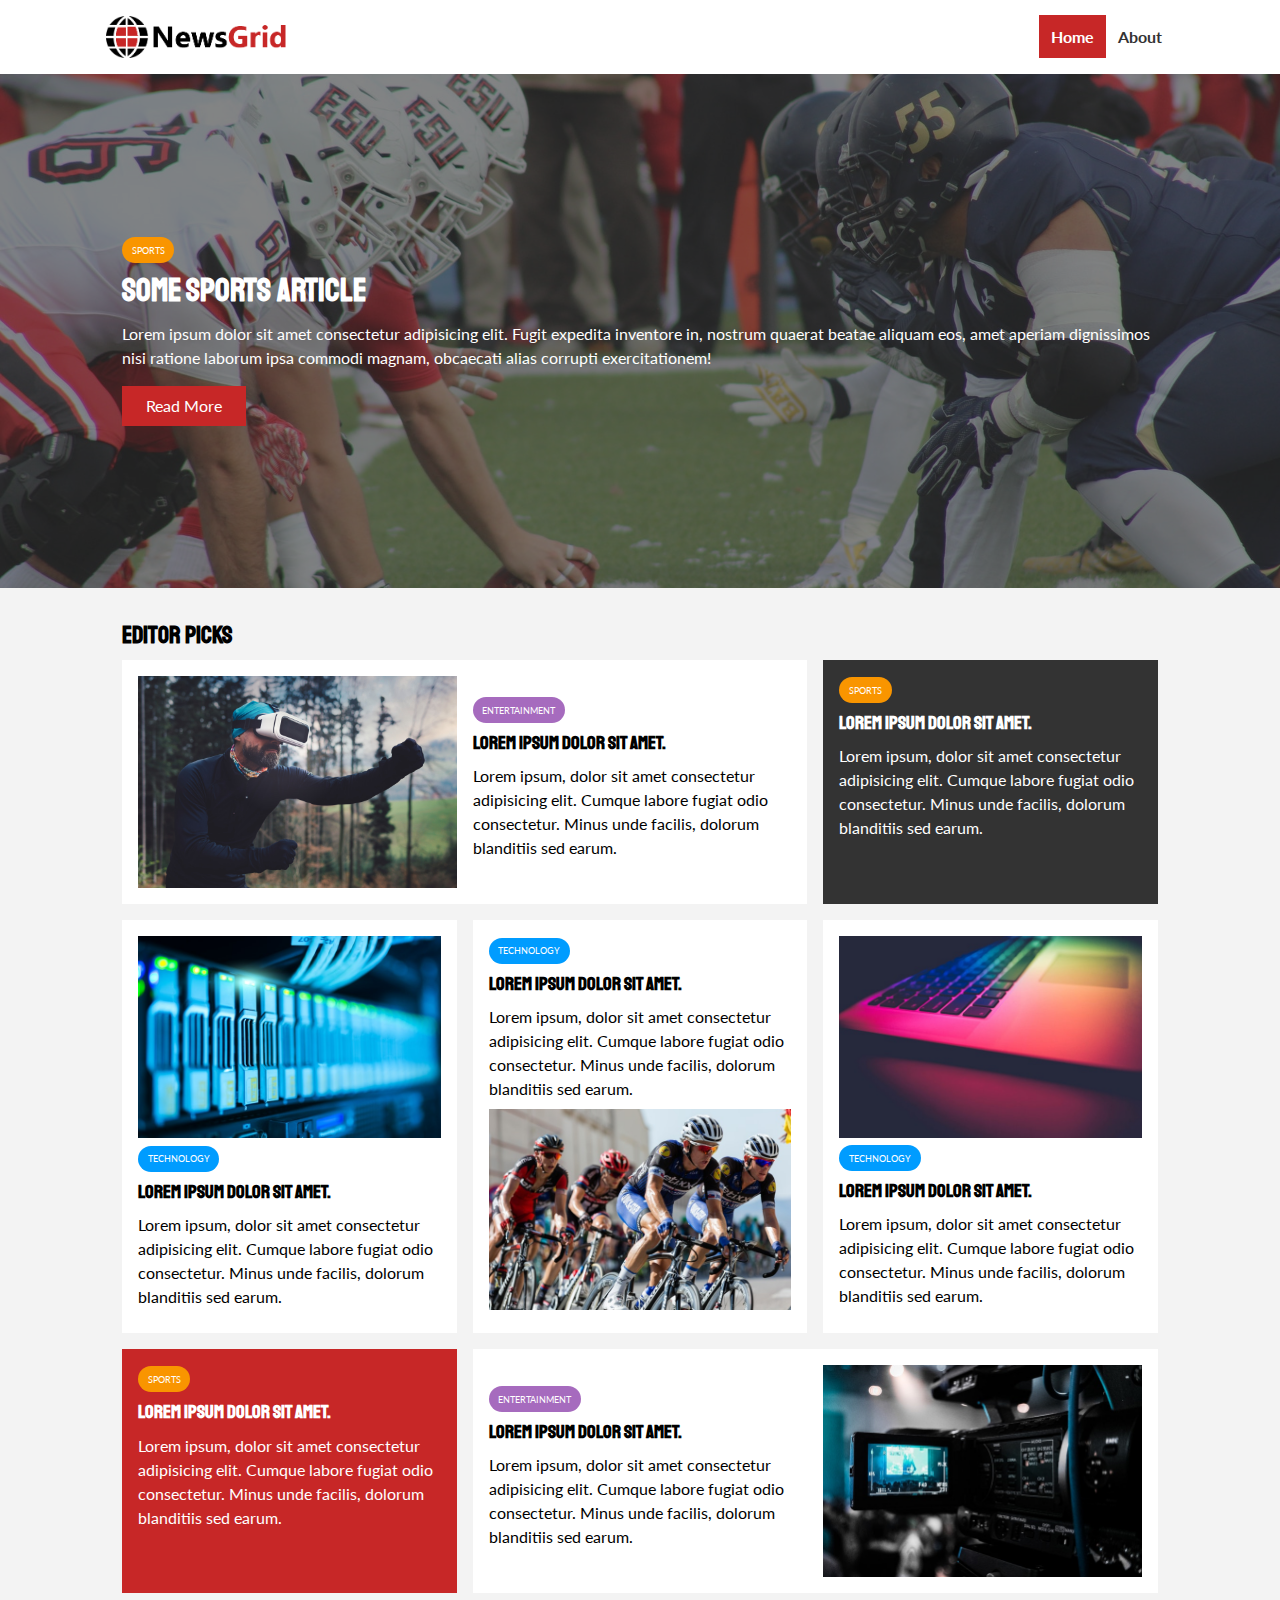
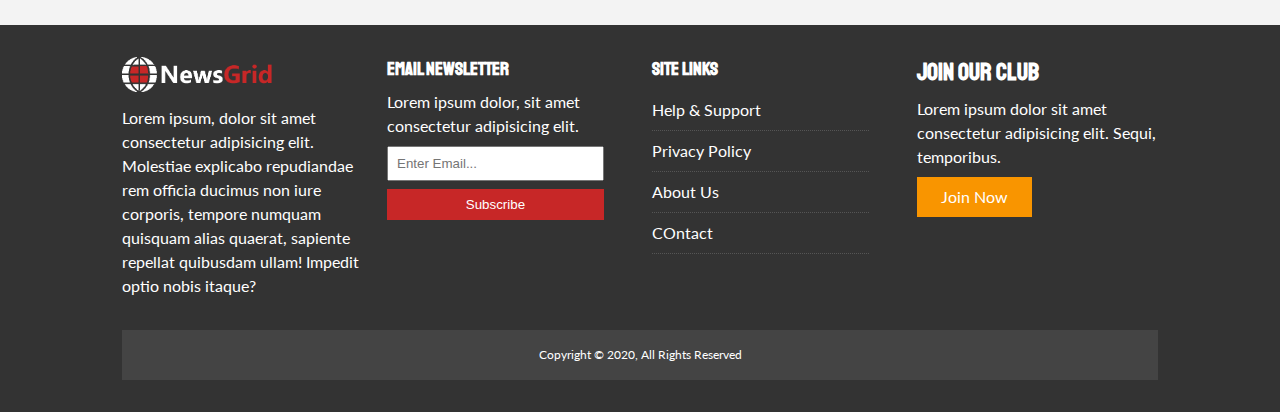
<file: index.html>
<!DOCTYPE html>
<html lang="en">
<head>
    <meta charset="UTF-8">
    <meta name="viewport" content="width=device-width, initial-scale=1.0">
    <link rel="stylesheet" href="https://cdnjs.cloudflare.com/ajax/libs/font-awesome/5.15.1/css/all.min.css" integrity="sha512-+4zCK9k+qNFUR5X+cKL9EIR+ZOhtIloNl9GIKS57V1MyNsYpYcUrUeQc9vNfzsWfV28IaLL3i96P9sdNyeRssA==" crossorigin="anonymous" />
    <link rel="preconnect" href="https://fonts.gstatic.com">
<link href="https://fonts.googleapis.com/css2?family=Lato:ital,wght@0,100;0,300;0,400;0,700;0,900;1,100;1,300;1,400;1,700;1,900&family=Staatliches&display=swap" rel="stylesheet">

    <link rel="stylesheet" href="css/style.css">
    <link rel="stylesheet" media="screen and (max-width: 768px)" href="css/mobile.css">
    <link rel="shortcut icon" type="image/x-icon" href="favicon.ico">

    <title>NepalKhabar | Latest News</title>
</head>
<body>
    <nav id="main-nav">
        <div class="container">
            <img src="img/logo.png" alt="NepalKhabar" class="logo">
            <div class="social">
                <a href="http://facebook.com" target="_blank"><i class="fab fa-facebook fa-2x"></i></a>

                <a href="http://twitter.com" target="_blank"><i class="fab fa-twitter fa-2x"></i></a>

                <a href="http://instagram.com" target="_blank"><i class="fab fa-instagram fa-2x"></i></a>

                <a href="http://youtube.com" target="_blank"><i class="fab fa-youtube fa-2x"></i></a>
            </div>
            <ul>
                <li><a href="index.html" class="current">Home</a></li>
                <li><a href="about.html">About</a></li>
            </ul>
        </div>
    </nav>

    <!--showcase-->
    <header id="showcase">
        <div class="container">
            <div class="showcase-container">
                <div class="showcase-content">
                    <div class="category category-sports">Sports</div>
                    <h1>Some Sports Article</h1>
                    <p>Lorem ipsum dolor sit amet consectetur adipisicing elit. Fugit expedita inventore in, nostrum quaerat beatae aliquam eos, amet aperiam dignissimos nisi ratione laborum ipsa commodi magnam, obcaecati alias corrupti exercitationem!</p>
                    <a href="article.html" class="btn btn-primary">Read More</a>
                </div>
            </div>
        </div>
    </header>

    <!--home articles-->
    <section id="home-articles" class="py-2">
        <div class="container">
        <h2>Editor Picks</h2>
        <div class="articles-container">
            <article class="card">
                <img src="img/articles/ent1.jpg" alt="">
                <div>
                    <div class="category category-ent">Entertainment</div>
                    <h3 href="article.html">Lorem ipsum dolor sit amet.</h3>
                    <p>Lorem ipsum, dolor sit amet consectetur adipisicing elit. Cumque labore fugiat odio consectetur. Minus unde facilis, dolorum blanditiis sed earum.</p>
                </div>
            </article> 

            <article class="card bg-dark">
                    <div class="category category-sports">Sports</div>
                    <h3 href="article.html">Lorem ipsum dolor sit amet.</h3>
                    <p>Lorem ipsum, dolor sit amet consectetur adipisicing elit. Cumque labore fugiat odio consectetur. Minus unde facilis, dolorum blanditiis sed earum.</p>
            </article> 

            <article class="card">
                <img src="img/articles/tech1.jpg" alt="">
                <div class="category category-tech">Technology</div>
                <h3 href="article.html">Lorem ipsum dolor sit amet.</h3>
                <p>Lorem ipsum, dolor sit amet consectetur adipisicing elit. Cumque labore fugiat odio consectetur. Minus unde facilis, dolorum blanditiis sed earum.</p>
        </article> 

        <article class="card">
            <div class="category category-tech">Technology</div>
            <h3 href="article.html">Lorem ipsum dolor sit amet.</h3>
            <p>Lorem ipsum, dolor sit amet consectetur adipisicing elit. Cumque labore fugiat odio consectetur. Minus unde facilis, dolorum blanditiis sed earum.</p>
            <img src="img/articles/sports1.jpg" alt="">
    </article> 

    <article class="card">
        <img src="img/articles/tech2.jpg" alt="">
        <div class="category category-tech">Technology</div>
        <h3 href="article.html">Lorem ipsum dolor sit amet.</h3>
        <p>Lorem ipsum, dolor sit amet consectetur adipisicing elit. Cumque labore fugiat odio consectetur. Minus unde facilis, dolorum blanditiis sed earum.</p>
</article> 

<article class="card bg-primary">
                
    <div class="category category-sports">Sports</div>
    <h3 href="article.html">Lorem ipsum dolor sit amet.</h3>
    <p>Lorem ipsum, dolor sit amet consectetur adipisicing elit. Cumque labore fugiat odio consectetur. Minus unde facilis, dolorum blanditiis sed earum.</p>
</article> 

<article class="card">
    <div>
        <div class="category category-ent">Entertainment</div>
        <h3 href="article.html">Lorem ipsum dolor sit amet.</h3>
        <p>Lorem ipsum, dolor sit amet consectetur adipisicing elit. Cumque labore fugiat odio consectetur. Minus unde facilis, dolorum blanditiis sed earum.</p>
    </div>
    <img src="img/articles/ent2.jpg" alt="">
</article> 
        </div>
    </div>
    </section>

    <!--footer-->
    <footer id="main-footer" class="py-2">
        <div class="container footer-container">
            <div>
                <img src="img/logo_light.png" alt="NepalKhabar">
                <p>Lorem ipsum, dolor sit amet consectetur adipisicing elit. Molestiae explicabo repudiandae rem officia ducimus non iure corporis, tempore numquam quisquam alias quaerat, sapiente repellat quibusdam ullam! Impedit optio nobis itaque?</p>
            </div>

            <div>
                <h3>Email Newsletter</h3>
                <p>Lorem ipsum dolor, sit amet consectetur adipisicing elit.</p>
                <form action="#">
                    <input type="email" placeholder="Enter Email...">
                    <input type="submit" value="Subscribe" class="btn btn-primary">
                </form>
            </div>

            <div>
                <h3>Site Links</h3>
                <ul class="list">
                    <li><a href="#">Help & Support</a></li>
                    <li><a href="#">Privacy Policy</a></li>
                    <li><a href="#">About Us</a></li>
                    <li><a href="#">COntact</a></li>
                </ul>
            </div>

            <div>
                <h2>Join Our Club</h2>
                <p>Lorem ipsum dolor sit amet consectetur adipisicing elit. Sequi, temporibus.</p>
                <a href="#" class="btn btn-secondary">Join Now</a>
            </div>
            <div>
                <p>Copyright &copy 2020, All Rights Reserved</p>
            </div>
        </div>
    </footer>
</body>
</html>
</file>
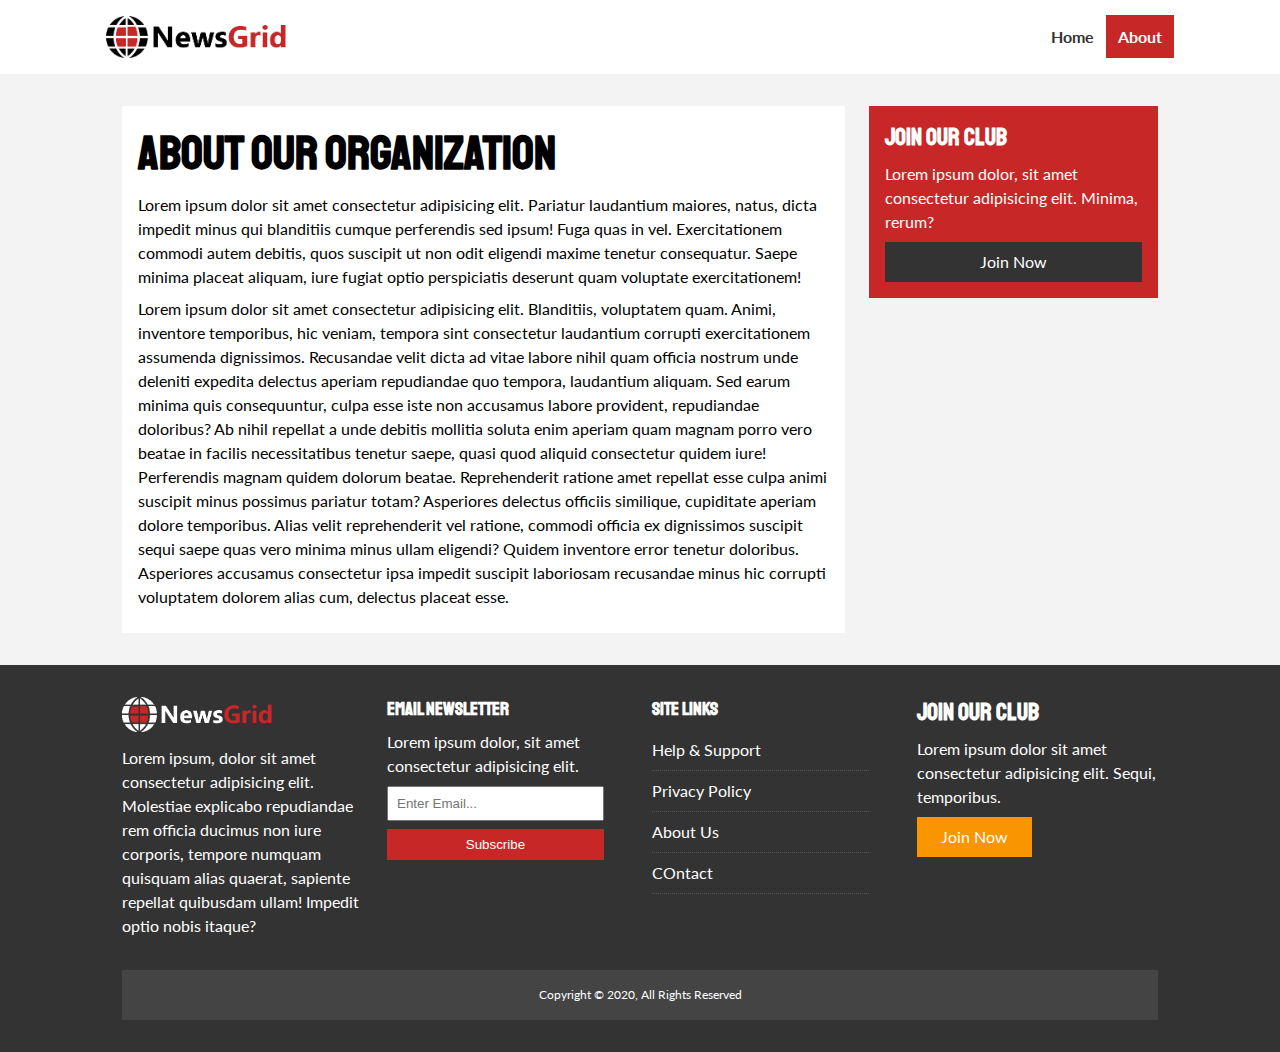
<file: about.html>
<!DOCTYPE html>
<html lang="en">
<head>
    <meta charset="UTF-8">
    <meta name="viewport" content="width=device-width, initial-scale=1.0">
    <link rel="stylesheet" href="https://cdnjs.cloudflare.com/ajax/libs/font-awesome/5.15.1/css/all.min.css" integrity="sha512-+4zCK9k+qNFUR5X+cKL9EIR+ZOhtIloNl9GIKS57V1MyNsYpYcUrUeQc9vNfzsWfV28IaLL3i96P9sdNyeRssA==" crossorigin="anonymous" />
    <link rel="preconnect" href="https://fonts.gstatic.com">
<link href="https://fonts.googleapis.com/css2?family=Lato:ital,wght@0,100;0,300;0,400;0,700;0,900;1,100;1,300;1,400;1,700;1,900&family=Staatliches&display=swap" rel="stylesheet">

    <link rel="stylesheet" href="css/style.css">
    <link rel="stylesheet" media="screen and (max-width: 768px)" href="css/mobile.css">
    <link rel="shortcut icon" type="image/x-icon" href="favicon.ico">

    <title>NepalKhabar | About</title>
</head>
<body>
    <nav id="main-nav">
        <div class="container">
            <img src="img/logo.png" alt="NepalKhabar" class="logo">
            <div class="social">
                <a href="http://facebook.com" target="_blank"><i class="fab fa-facebook fa-2x"></i></a>

                <a href="http://twitter.com" target="_blank"><i class="fab fa-twitter fa-2x"></i></a>

                <a href="http://instagram.com" target="_blank"><i class="fab fa-instagram fa-2x"></i></a>

                <a href="http://youtube.com" target="_blank"><i class="fab fa-youtube fa-2x"></i></a>
            </div>
            <ul>
                <li><a href="index.html" >Home</a></li>
                <li><a href="about.html" class="current">About</a></li>
            </ul>
        </div>
    </nav>

    <section id="about">
        <div class="container">
            <div class="page-container">
                <article class="card">
                    <h1 class="l-heading">About Our Organization</h1>
                    <p>Lorem ipsum dolor sit amet consectetur adipisicing elit. Pariatur laudantium maiores, natus, dicta impedit minus qui blanditiis cumque perferendis sed ipsum! Fuga quas in vel. Exercitationem commodi autem debitis, quos suscipit ut non odit eligendi maxime tenetur consequatur. Saepe minima placeat aliquam, iure fugiat optio perspiciatis deserunt quam voluptate exercitationem!</p>
                    <p>Lorem ipsum dolor sit amet consectetur adipisicing elit. Blanditiis, voluptatem quam. Animi, inventore temporibus, hic veniam, tempora sint consectetur laudantium corrupti exercitationem assumenda dignissimos. Recusandae velit dicta ad vitae labore nihil quam officia nostrum unde deleniti expedita delectus aperiam repudiandae quo tempora, laudantium aliquam. Sed earum minima quis consequuntur, culpa esse iste non accusamus labore provident, repudiandae doloribus? Ab nihil repellat a unde debitis mollitia soluta enim aperiam quam magnam porro vero beatae in facilis necessitatibus tenetur saepe, quasi quod aliquid consectetur quidem iure! Perferendis magnam quidem dolorum beatae. Reprehenderit ratione amet repellat esse culpa animi suscipit minus possimus pariatur totam? Asperiores delectus officiis similique, cupiditate aperiam dolore temporibus. Alias velit reprehenderit vel ratione, commodi officia ex dignissimos suscipit sequi saepe quas vero minima minus ullam eligendi? Quidem inventore error tenetur doloribus. Asperiores accusamus consectetur ipsa impedit suscipit laboriosam recusandae minus hic corrupti voluptatem dolorem alias cum, delectus placeat esse.</p>
                </article>
                <aside class="card bg-primary"><h2>Join Our Club</h2>
                <p>Lorem ipsum dolor, sit amet consectetur adipisicing elit. Minima, rerum?</p>
                <a href="#" class="btn btn-dark btn-block">Join Now</a>
                </aside>
            </div>
        </div>
    </section>

    <!--footer-->
    <footer id="main-footer" class="py-2">
        <div class="container footer-container">
            <div>
                <img src="img/logo_light.png" alt="NepalKhabar">
                <p>Lorem ipsum, dolor sit amet consectetur adipisicing elit. Molestiae explicabo repudiandae rem officia ducimus non iure corporis, tempore numquam quisquam alias quaerat, sapiente repellat quibusdam ullam! Impedit optio nobis itaque?</p>
            </div>

            <div>
                <h3>Email Newsletter</h3>
                <p>Lorem ipsum dolor, sit amet consectetur adipisicing elit.</p>
                <form action="#">
                    <input type="email" placeholder="Enter Email...">
                    <input type="submit" value="Subscribe" class="btn btn-primary">
                </form>
            </div>

            <div>
                <h3>Site Links</h3>
                <ul class="list">
                    <li><a href="#">Help & Support</a></li>
                    <li><a href="#">Privacy Policy</a></li>
                    <li><a href="#">About Us</a></li>
                    <li><a href="#">COntact</a></li>
                </ul>
            </div>

            <div>
                <h2>Join Our Club</h2>
                <p>Lorem ipsum dolor sit amet consectetur adipisicing elit. Sequi, temporibus.</p>
                <a href="#" class="btn btn-secondary">Join Now</a>
            </div>
            <div>
                <p>Copyright &copy 2020, All Rights Reserved</p>
            </div>
        </div>
    </footer>
</body>
</html>
</file>
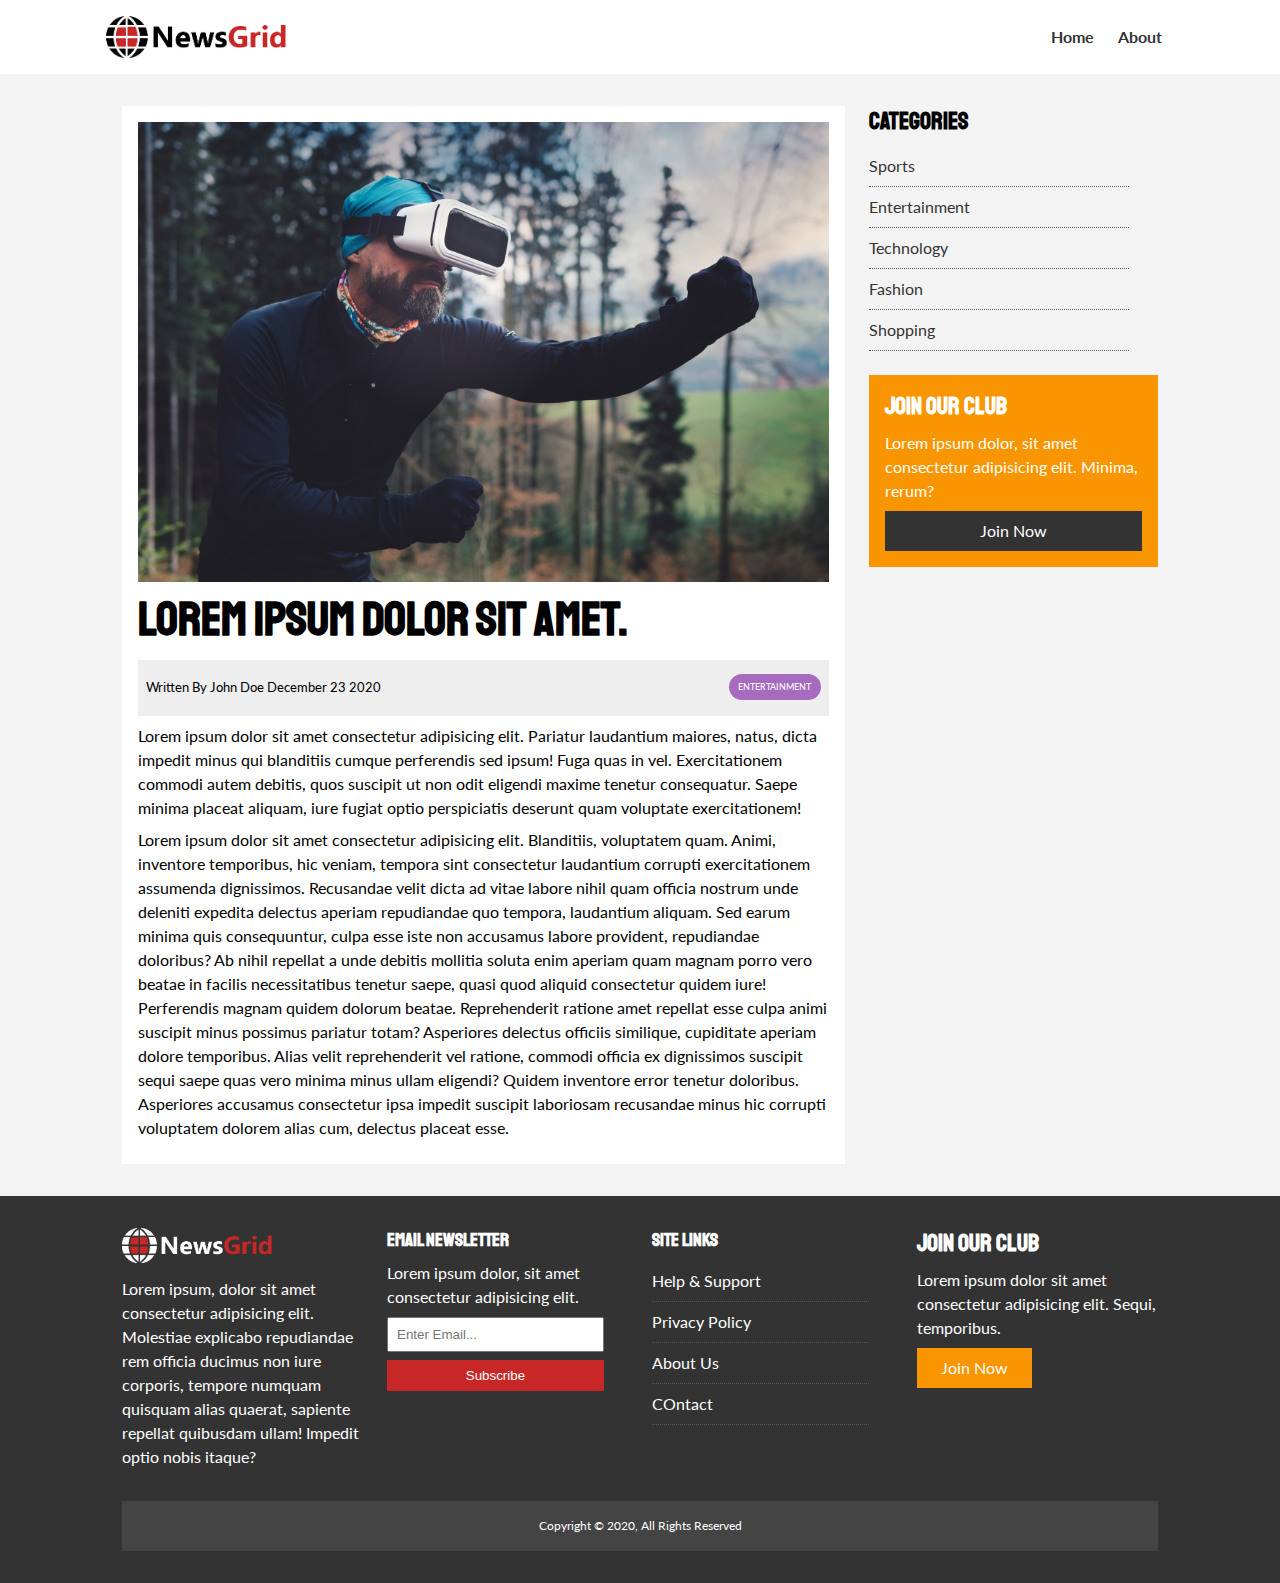
<file: article.html>
<!DOCTYPE html>
<html lang="en">
<head>
    <meta charset="UTF-8">
    <meta name="viewport" content="width=device-width, initial-scale=1.0">
    <link rel="stylesheet" href="https://cdnjs.cloudflare.com/ajax/libs/font-awesome/5.15.1/css/all.min.css" integrity="sha512-+4zCK9k+qNFUR5X+cKL9EIR+ZOhtIloNl9GIKS57V1MyNsYpYcUrUeQc9vNfzsWfV28IaLL3i96P9sdNyeRssA==" crossorigin="anonymous" />
    <link rel="preconnect" href="https://fonts.gstatic.com">
<link href="https://fonts.googleapis.com/css2?family=Lato:ital,wght@0,100;0,300;0,400;0,700;0,900;1,100;1,300;1,400;1,700;1,900&family=Staatliches&display=swap" rel="stylesheet">

    <link rel="stylesheet" href="css/style.css">
    <link rel="stylesheet" media="screen and (max-width: 768px)" href="css/mobile.css">
    <link rel="shortcut icon" type="image/x-icon" href="favicon.ico">

    <title>NepalKhabar | Latest News</title>
</head>
<body>
    <nav id="main-nav">
        <div class="container">
            <img src="img/logo.png" alt="NepalKhabar" class="logo">
            <div class="social">
                <a href="http://facebook.com" target="_blank"><i class="fab fa-facebook fa-2x"></i></a>

                <a href="http://twitter.com" target="_blank"><i class="fab fa-twitter fa-2x"></i></a>

                <a href="http://instagram.com" target="_blank"><i class="fab fa-instagram fa-2x"></i></a>

                <a href="http://youtube.com" target="_blank"><i class="fab fa-youtube fa-2x"></i></a>
            </div>
            <ul>
                <li><a href="index.html" >Home</a></li>
                <li><a href="about.html" >About</a></li>
            </ul>
        </div>
    </nav>

    <section id="article">
        <div class="container">
            <div class="page-container">
                <article class="card">
                    <img src="img/articles/ent1.jpg" alt="">
                    <h1 class="l-heading">Lorem ipsum dolor sit amet.</h1>
                    <div class="meta">
                        <small>
                            <i class="fas fa-user"></i>
                            Written By John Doe December 23 2020
                        </small>
                        <div class="category category-ent">Entertainment</div>
                    </div>
                    <p>Lorem ipsum dolor sit amet consectetur adipisicing elit. Pariatur laudantium maiores, natus, dicta impedit minus qui blanditiis cumque perferendis sed ipsum! Fuga quas in vel. Exercitationem commodi autem debitis, quos suscipit ut non odit eligendi maxime tenetur consequatur. Saepe minima placeat aliquam, iure fugiat optio perspiciatis deserunt quam voluptate exercitationem!</p>
                    <p>Lorem ipsum dolor sit amet consectetur adipisicing elit. Blanditiis, voluptatem quam. Animi, inventore temporibus, hic veniam, tempora sint consectetur laudantium corrupti exercitationem assumenda dignissimos. Recusandae velit dicta ad vitae labore nihil quam officia nostrum unde deleniti expedita delectus aperiam repudiandae quo tempora, laudantium aliquam. Sed earum minima quis consequuntur, culpa esse iste non accusamus labore provident, repudiandae doloribus? Ab nihil repellat a unde debitis mollitia soluta enim aperiam quam magnam porro vero beatae in facilis necessitatibus tenetur saepe, quasi quod aliquid consectetur quidem iure! Perferendis magnam quidem dolorum beatae. Reprehenderit ratione amet repellat esse culpa animi suscipit minus possimus pariatur totam? Asperiores delectus officiis similique, cupiditate aperiam dolore temporibus. Alias velit reprehenderit vel ratione, commodi officia ex dignissimos suscipit sequi saepe quas vero minima minus ullam eligendi? Quidem inventore error tenetur doloribus. Asperiores accusamus consectetur ipsa impedit suscipit laboriosam recusandae minus hic corrupti voluptatem dolorem alias cum, delectus placeat esse.</p>
                </article>

                <aside id="categories" class="class">
                    <h2>Categories</h2>
                    <ul class="list">
                        <li><a href="#"><i class="fas fa-chevron-right"></i> Sports</a></li>
                        <li><a href="#"><i class="fas fa-chevron-right"></i> Entertainment</a></li>
                        <li><a href="#"><i class="fas fa-chevron-right"></i> Technology</a></li>
                        <li><a href="#"><i class="fas fa-chevron-right"></i> Fashion</a></li>
                        <li><a href="#"><i class="fas fa-chevron-right"></i> Shopping</a></li>
                    </ul>
                </aside>

                <aside class="card bg-secondary"><h2>Join Our Club</h2>
                <p>Lorem ipsum dolor, sit amet consectetur adipisicing elit. Minima, rerum?</p>
                <a href="#" class="btn btn-dark btn-block">Join Now</a>
                </aside>
            </div>
        </div>
    </section>

    <!--footer-->
    <footer id="main-footer" class="py-2">
        <div class="container footer-container">
            <div>
                <img src="img/logo_light.png" alt="NepalKhabar">
                <p>Lorem ipsum, dolor sit amet consectetur adipisicing elit. Molestiae explicabo repudiandae rem officia ducimus non iure corporis, tempore numquam quisquam alias quaerat, sapiente repellat quibusdam ullam! Impedit optio nobis itaque?</p>
            </div>

            <div>
                <h3>Email Newsletter</h3>
                <p>Lorem ipsum dolor, sit amet consectetur adipisicing elit.</p>
                <form action="#">
                    <input type="email" placeholder="Enter Email...">
                    <input type="submit" value="Subscribe" class="btn btn-primary">
                </form>
            </div>

            <div>
                <h3>Site Links</h3>
                <ul class="list">
                    <li><a href="#">Help & Support</a></li>
                    <li><a href="#">Privacy Policy</a></li>
                    <li><a href="#">About Us</a></li>
                    <li><a href="#">COntact</a></li>
                </ul>
            </div>

            <div>
                <h2>Join Our Club</h2>
                <p>Lorem ipsum dolor sit amet consectetur adipisicing elit. Sequi, temporibus.</p>
                <a href="#" class="btn btn-secondary">Join Now</a>
            </div>
            <div>
                <p>Copyright &copy 2020, All Rights Reserved</p>
            </div>
        </div>
    </footer>
</body>
</html>
</file>
<file: css/style.css>
:root {
    --primary-color: #c72727;
    --secondary-color: #f99500;
    --light-color: #f3f3f3;
    --dark-color: #333;
    --max-width: 1100px;
}

.category {
    --sports-color: #f99500;
    --ent-color: #a66bbe;
    --tech-color: #009cff;
}

* {
    margin: 0;
    padding: 0;
    box-sizing: border-box;
}

body {
    font-family: 'Lato', sans-serif;
    line-height: 1.5;
    background: var(--light-color);
}

a {
    color: #333;
    text-decoration: none;
}

ul {
    list-style: none; 
}

p {
    margin: .5rem 0;
}

img {
    width: 100%;
}

h1, h2, h3, h4, h5, h6 {
    font-family: 'Staatliches', cursive;
    margin-bottom: .55rem;
    line-height: 1.3;
}

/*utility*/
.container {
    max-width: var(--max-width);
    margin: auto;
    padding: 0 2rem;
    overflow: hidden;
}

.category {
    display: inline-block;
    color: #fff;
    font-size: 0.55rem;
    text-transform: uppercase;
    padding: 0.4rem 0.6rem;
    border-radius: 15px;
    margin-bottom: 0.5rem;
}

.category-sports {
    background: var(--sports-color);
}

.category-ent {
    background: var(--ent-color);
}

.category-tech {
    background: var(--tech-color);
}

.btn {
    display: inline-block;
    border: none;
    background: var(--dark-color);
    color: #fff;
    padding: 0.5rem 1.5rem;
}

.btn-light {background: var(--light-color);}
.btn-primary {background: var(--primary-color);}
.btn-secondary {background: var(--secondary-color);}

.btn-block {
    display: block;
    width: 100%;
    text-align: center;
}

.btn:hover {
    opacity: 0.9;
}

.card {
    background: #fff;
    padding: 1rem;
}

.bg-dark {
    background: var(--dark-color);
    color: #fff;
}

.bg-primary {
    background: var(--primary-color);
    color: #fff;
}

.bg-secondary {
    background: var(--secondary-color);
    color: #fff;
}

.bg-dark h1,
.bg-dark h2,
.bg-dark h3,
.bg-dark a,
.bg-primary h1,
.bg-primary h2,
.bg-primary h3,
.bg-primary a,
.bg-secondary h1,
.bg-secondary h2,
.bg-secondary h3,
.bg-secondary a {
    color: #fff;
}


.py-1 { padding:1.5rem 0; }
.py-2 { padding:2rem 0; }
.py-3 { padding:3rem 0; }

.p-1 { padding:1.5rem; }
.p-2 { padding:2rem; }
.p-3 { padding:3rem; }

.l-heading  {
    font-size: 3rem;
}

.list li {
    padding: .5rem 0;
    border-bottom: #555 dotted 1px;
    width: 90%;
}

.list li a:hover {
    color: var(--primary-color) !important;
}

/*Inner COntainer*/
.page-container {
    display: grid;
    grid-template-columns: 5fr 2fr;
    margin: 2rem 0;
    grid-gap: 1.5rem;

}

.page-container > *:first-child {
    grid-row: 1 / span 3;
}


/*navigation*/
#main-nav {
    background: #fff;
    position: sticky;
    top: 0;
    z-index: 2;
}

#main-nav .container {
    display: grid;
    grid-template-columns: 6fr 3fr 2fr;
    padding: 1rem;
    align-items: center;
}

#main-nav .logo {
    width: 180px;
}

#main-nav ul {
    justify-self: end;
    display: flex;
}

#main-nav ul li a {
    padding: 0.75rem;
    font-weight: bold;
}

#main-nav ul li a.current {
    background: var(--primary-color);
    color: #fff; 
}

#main-nav ul li a:hover {
    background: var(--light-color);
    color: var(--dark-color);
}

#main-nav .social {
    justify-self: center;
}

#main-nav .social i {
    color: #777;
    margin-right: .5rem;
}

/*showcase*/
#showcase {
    color: #fff;
    background: #333;
    padding: 2rem;
    position: relative;
}

#showcase:before {
    content: '';
    background: url('../img/featured.jpg') no-repeat center center/cover;
    position: absolute;
    top: 0;
    left: 0;
    width: 100%;
    height: 100%;
    opacity: 0.4;
}

#showcase .showcase-container {
    display: grid;
    grid-template-columns: repeat(2 1fr);
    justify-content: center;
    align-items: center;
    height: 50vh;
}

#showcase .showcase-content {
    z-index: 1;
}

#showcase .showcase-content p {
    margin-bottom: 1rem;
}

/*home articles*/
#home-articles .articles-container {
    display: grid;
    grid-template-columns: repeat(3, 1fr);
    grid-gap: 1rem;
}

#home-articles .articles-container > *:first-child,
#home-articles .articles-container > *:last-child {
    display: grid;
    grid-template-columns: repeat(2, 1fr);
    grid-gap: 1rem;
    align-items: center;
    grid-column: 1 / span 2;
}

#home-articles .articles-container > *:last-child {
    grid-column: 2 / span 2;
}

#article .meta {
    display: flex;
    justify-content: space-between;
    align-items: center;
    background: #eee;
    padding: 0.5rem;
}

#article .meta .category {
    margin-top: 0.4rem;
}

/*footer*/
#main-footer {
    background: var(--dark-color);
    color: #fff;
}

#main-footer img {
    width: 150px;
}

#main-footer a {
    color: #fff;
}

#main-footer .footer-container {
    display: grid;
    grid-template-columns: repeat(4, 1fr);
    grid-gap: 1.5rem;
}

#main-footer .footer-container > *:last-child {
    background: #444;
    grid-column: 1 / span 4;
    padding: .5rem;
    text-align: center;
    font-size: 0.75rem;
}

#main-footer .footer-container input[type='email'] {
   width: 90%;
   padding: 0.5rem;
   margin-bottom: 0.5rem;
}

#main-footer .footer-container input[type="submit"] {
    width: 90%;
}
</file>
<file: css/mobile.css>
/*navigation*/
#main-nav .social {
    display: none;
}

#main-nav .container {
    grid-template-columns: 1fr;
    grid-gap: 1.2rem;
}

#main-nav ul,
#main-nav .logo {
    justify-self: center;
}

#main-nav ul li a {
    padding: 0.50rem;
}

#home-articles .articles-container {
    grid-template-columns: repeat(2, 1fr);
}

#home-articles .articles-container > *:first-child,
#home-articles .articles-container > *:last-child {
    grid-template-columns: 1fr;
    grid-column: 1;
}

@media(max-width: 600px) {
    /*stack grid items*/
    #showcase .showcase-container,
    #home-articles .articles-container,
    #main-footer .footer-container {
        grid-template-columns: 1fr;
    }

    #main-footer .footer-container > *:last-child {
        grid-column: 1;
    }

    /* #main-footer .footer-container > * {
        border-bottom: #444 dotted 1px;
        padding-bottom: 1rem;
    }

    #main-footer .footer-container > *:last-child,
    #main-footer .footer-container > *:nth-child(3),
    #main-footer .footer-container > *:nth-child(4) {
        border: none;
    } */

    #main-footer .footer-container > *:first-child,
    #main-footer .footer-container > *:nth-child(2) {
        border-bottom: #444 dotted 1px;
        padding-bottom: 1rem;
    } 

    .page-container {
        grid-template-columns: 1fr;
        text-align: center;
    }

    .page-container > *:first-child {
        grid-row: 1;
    }

    .l-heading {
        font-size: 2rem;
    }
}
</file>
